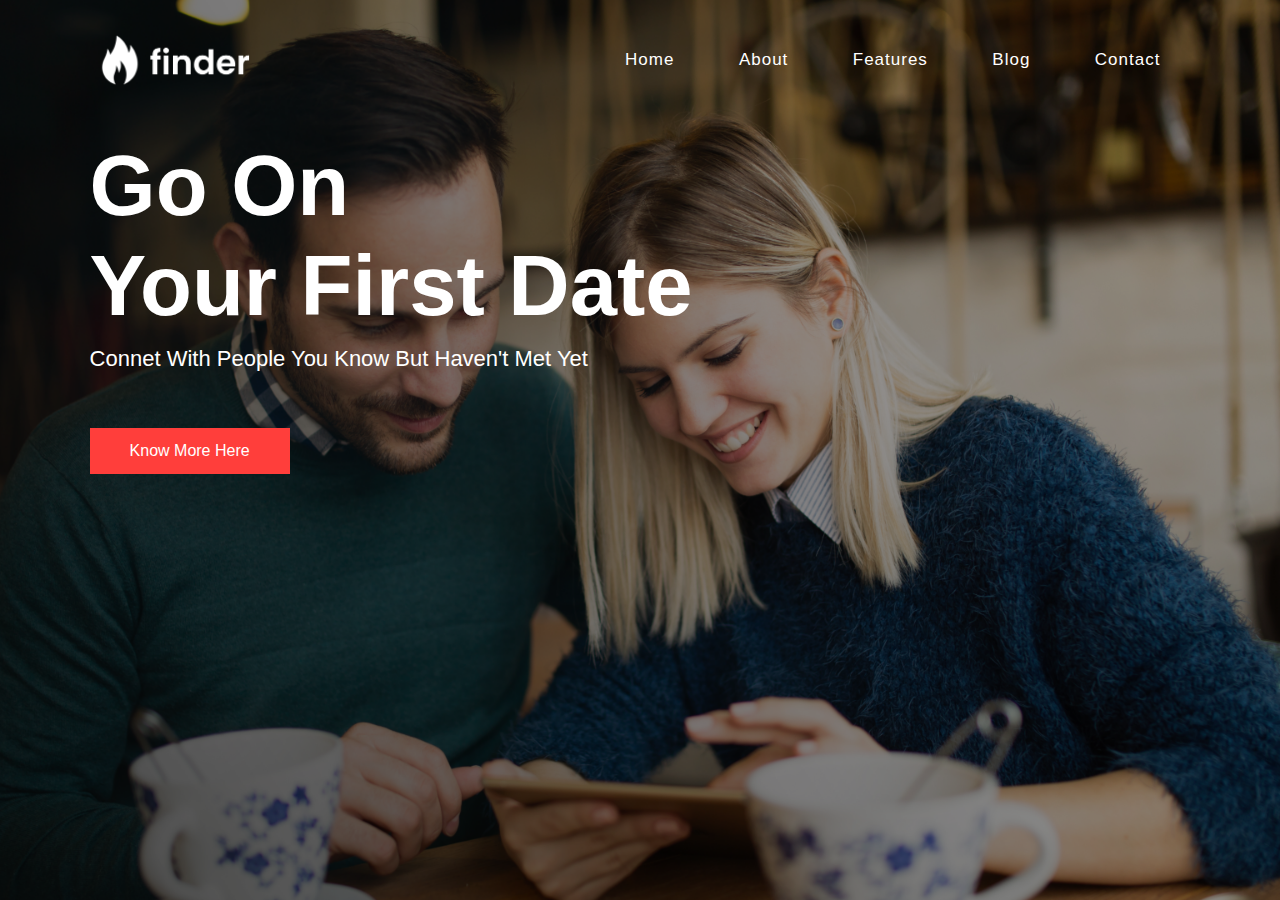
<file: finder/index.html>
<!DOCTYPE html>
<html lang="en">
<head>
    <meta charset="UTF-8">
    <meta http-equiv="X-UA-Compatible" content="IE=edge">
    <meta name="viewport" content="width=device-width, initial-scale=1.0">
    <title>Finder</title>
    <link rel="stylesheet" href="style.css">
</head>
<body>
    <div class="header">
        <nav>
            <img src="images/logo.png" class="logo">
            <ul>
                <li><a href="#">Home</a></li>
                <li><a href="#">About</a></li>
                <li><a href="#">Features</a></li>
                <li><a href="#">Blog</a></li>
                <li><a href="#">Contact</a></li>
            </ul>
        </nav>

        <div class="text-box">
            <h1>Go On <br> Your First Date</h1>
            <p>Connet With People You Know But Haven't Met Yet</p><br>
            <button type="button" class="btn">Know More Here</button>
        </div>
    </div>
</body>
</html>
</file>
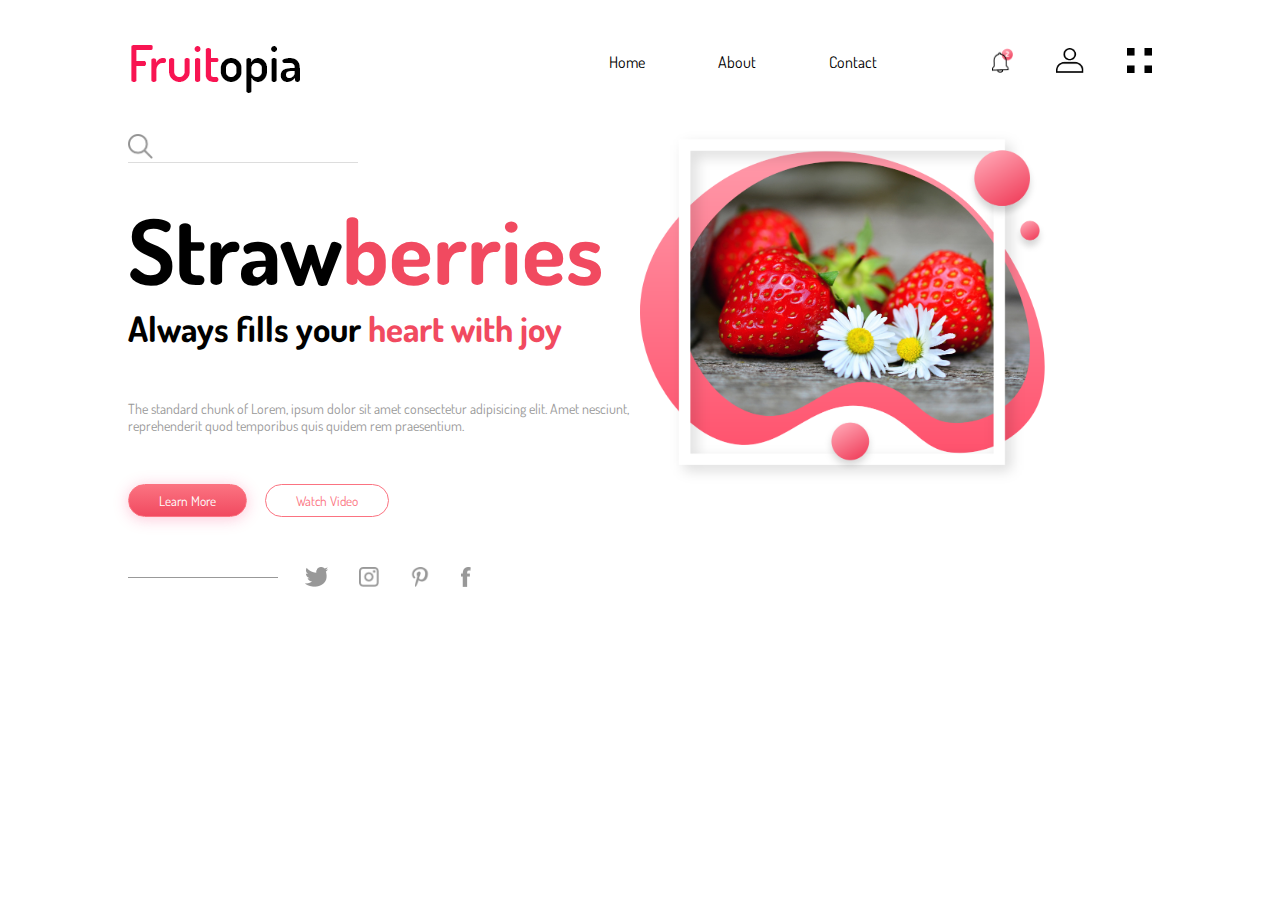
<file: Fruitopia/index.html>
<!DOCTYPE html>
<html lang="en">
<head>
    <meta charset="UTF-8">
    <meta http-equiv="X-UA-Compatible" content="IE=edge">
    <meta name="viewport" content="width=device-width, initial-scale=1.0">
    <link href="https://fonts.googleapis.com/css2?family=Dosis&display=swap" rel="stylesheet">
    <link rel="stylesheet" href="style.css">
    <title>Fruitopia</title>
</head>
<body>
    <div class="hero">
        <div class="navbar">
            <img src="img/logo.png">
            <ul>
                <li> <a href="#">Home</a></li>
                <li> <a href="#">About</a></li>
                <li> <a href="#">Contact</a></li>
            </ul>
            <div class="navbar-icons">
                <img src="img/bell.png">
                <img src="img/user.png">
                <img src="img/menu.png">
            </div>
        </div>
        <div class="banner">
            <div class="left-column">
                <div class="search-box">
                   <img src="img/search.png">
                   <input type="text">
                </div>
                <h1>Straw<span>berries</span></h1>
                <h3>Always fills your <span> heart with joy</span> </h3>
                <p>The standard chunk of Lorem, ipsum dolor sit amet consectetur adipisicing elit.
                     Amet nesciunt, reprehenderit quod temporibus quis quidem rem praesentium.</p>
                <div class="btn">
                    <button type="button" class="primary-btn">Learn More</button>
                    <button type="button">Watch Video</button>
                </div>
                <div class="social-icons">
                    <img src="img/twitter.png" alt="">
                    <img src="img/instagram.png" alt="">
                    <img src="img/pinterest.png" alt="">
                    <img src="img/facebook.png" alt="">
                </div>
            </div>
            <div class="right-column">
                <img src="img/feature.png">
            </div>
        </div>
    </div>
    
</body>
</html>
</file>
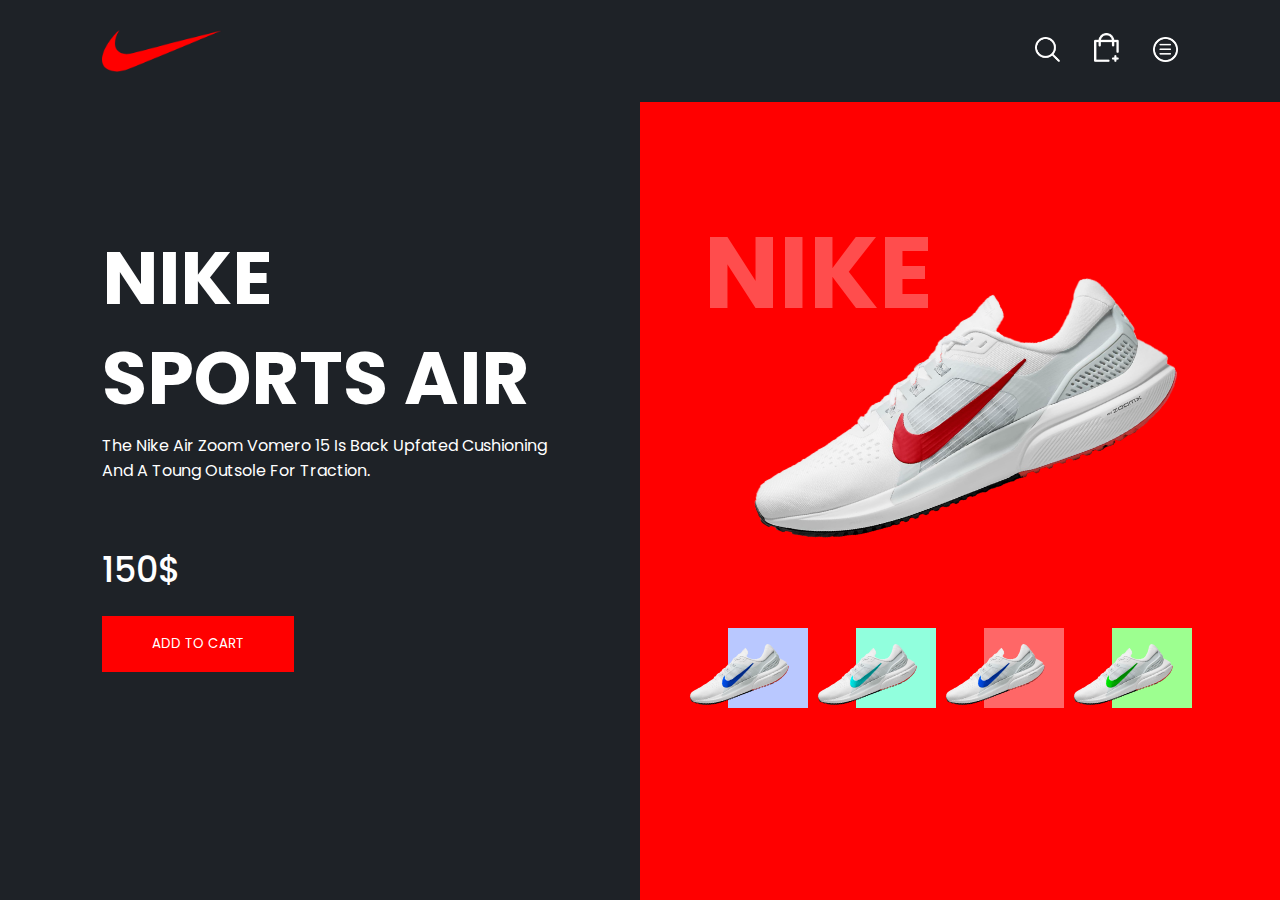
<file: Shoes-Store/index.html>
<!DOCTYPE html>
<html lang="en">
<head>
    <meta charset="UTF-8">
    <meta http-equiv="X-UA-Compatible" content="IE=edge">
    <meta name="viewport" content="width=device-width, initial-scale=1.0">
    <link href="https://fonts.googleapis.com/css2?family=Poppins:wght@300&display=swap" rel="stylesheet">
     <title>Shoes Store</title>
    <link rel="stylesheet" href="style.css">
</head>
<body>
<div class="container">
    <nav>
        <img src="img/logo.png" class="logo">
        <div class="nav-icons">
            <img src="img/search.png">
            <img src="img/cart.png">
            <img src="img/menu.png">
        </div>
    </nav>

    <div class="row">
        <div class="col-1">
            <h1>NIKE<br>SPORTS AIR</h1>
            <p>The Nike Air Zoom Vomero 15 Is Back Upfated Cushioning<br>
            And A Toung Outsole For Traction.</p>
            <h2>150$</h2>
            <button type="button">ADD TO CART</button>
        </div>
        <div class="col-2">
            <div class="feature-img">
                <img src="img/nike.png">
            </div>
            <div class="small-img-row">
                <div class="small-img">
                    <img src="img/nike-b.png">
                </div>
                <div class="small-img">
                    <img src="img/nike-s.png">
                </div>
                <div class="small-img">
                    <img src="img/nike-b.png">
                </div>
                <div class="small-img">
                    <img src="img/nike-g.png">
                </div>
            </div>
            <h2>NIKE</h2>
        </div>
    </div>
</div>
</body>
</html>
</file>
<file: finder/style.css>
*{
    margin: 0;
    padding: 0;
    box-sizing: border-box;
    font-family: 'poppins', sans-serif;
}
.header{
    width: 100%;
    height: 100vh;
    background-image: url(images/background.png);
    background-position: center;
    background-size: cover;
    color: #fff;
    padding: 0 7%;
    position: relative;
}
nav{
    width: 100%;
    display: flex;
    align-items: center;
    justify-content: space-between;
    padding: 30px 0;

}

nav ul li{
    display: inline-block;
    list-style: none;
    margin: 10px 30px;
}
.logo{
    width: 160px;
    cursor: pointer;  
}
 nav ul li a{
     text-decoration: none;
     color: #fff;
     font-size: 17px;
     letter-spacing: 1px;
 }
 nav ul li a:hover{
     color: #ff3e3b;

 }
 .text-box{
     margin-top: 16px;
     font-size: 22px;
 }
 .text-box h1{
     font-size: 85px;
     font-weight: 600;
     line-height: 100px;
     margin-bottom: 10px;
 }
 .text-box .btn {
     outline: none;
     border: none;
     font-size: 16px;
     margin-top: 30px;
     background: #ff3e3b;
     color: #fff;
     padding: 14px 40px;
     cursor: pointer;
 }
</file>
<file: Fruitopia/style.css>
*{
    margin: 0;
    padding: 0;
    font-family: 'Dosis', sans-serif;
}
.hero{
    width: 80%;
    margin: auto;
}
.navbar{
    margin: 30px auto;
    display: flex;
    align-items: center;
}
ul{
    
    flex: 1;
    text-align: right;
}
ul li{
    display: inline-block;
    list-style: none;
    margin: 0 25px;
}
ul li a {
    text-decoration: none;
    color: black;
    padding: 0 10px;
    position: relative;
}
ul li a::after {
    content: "";
    width: 0%;
    height: 10px;
    background: #f14a60;
    position: absolute;
    left: -0%;
    transform: translateX(-50);
    top: -55px;
    transition: 0.5s;
    -webkit-transform: translateX(-50);
    -moz-transform: translateX(-50);
    -ms-transform: translateX(-50);
    -o-transform: translateX(-50);
}
ul li a:hover::after{
    width: 100%;
}
.navbar-icons img{
    height: 25px;
    margin-left: 40px;
    cursor: pointer;
}
.navbar-icons{
    margin-left: 40px;
}
.banner{
    display: flex;
    margin-top: 30px;
}
.left-column, .right-column{
    flex-basis: 50%
}
.right-column img{
    width: 80%;
}
.search-box{
    width: 45%;
    display: flex;
    padding-bottom: 3px;
    border-bottom: 1px solid #ddd;
    margin:10px 0 30px;
}
.search-box img{
    height: 25px;
    width: 25px;
    cursor: pointer;
}
.search-box input{
    width: 100%;
    margin-left: 15px;
    font-size: 17px;
    border: 0;
    outline: none;
}
.left-column h1{
 font-size: 90px;
}
.left-column h3{
    font-size: 35px;
}
span{
    color: #f14a60;
}
.left-column p{
    font-size: 14px;
    color: #999;
    margin: 50px 0;
}
.btn button{
    padding: 7px 30px;
    margin-right: 15px;
    border: 1px solid #fb7381;
    border-radius: 20px;
    cursor: pointer;
    color: #fb7381;
    background: transparent;
}
.btn .primary-btn{
    background: linear-gradient(#fb7381, #f14a60);
    box-shadow: 0 2px 15px rgba(248,38,103,0.26);
    color: #fff;
}
.btn{
    margin-bottom: 50px;
}
.social-icons{
    width: 200px;
    text-align: center;
    opacity: .4;
    position: relative;
    margin-left: 160px;
}
.social-icons img{
    height: 20px;
    margin: 0 14px;
}
.social-icons::after{
    content: "";
    width: 150px;
    height:1px;
    background: #000;
    position: absolute;
    left: -160px;
    top: 10px;
}
</file>
<file: Shoes-Store/style.css>
*{
    margin: 0;
    padding:0;
    font-family: 'Poppins', sans-serif;
    box-sizing: border-box;
}
.container{
    width: 100%;
    height: 100vh;
    background: #1e2227;
    color: #fff;
}
nav{
    display: flex;
    align-items: center;
    justify-content: space-between;
    padding: 30px 8%;
    position: fixed;
    top: 0;
    width: 100%;
    background: #1e2227;
    z-index: 1;
}
.logo{
    width: 120px;
    cursor: pointer;
}
.nav-icons img{
    width: 25px;
    margin-left: 30px;
    cursor:pointer;
}
.row{
    height: 100%;
    width: 100%;
    display: flex;
    
}
.col-1, .col-2{
    flex-basis: 50%;
    height: 100%;
    display: flex;
    justify-content: center;
    flex-direction: column;
}
.col-2{
    background: red;
    padding-top: 8%;
    position: relative;
}
.col-1{
    padding-left: 8%;
}
.col-1 h1{
    font-size: 74px;
    line-height: 100px;
    margin-bottom: 5px;
}
.col-1 h2{
    font-size: 35px;
    margin-top: 60px;
    font-weight: 500;
}
button{
    display: inline-block;
    width: fit-content;
    padding: 18px 50px;
    background: red;
    border: none;
    color: #fff;
    margin-top: 20px;
    cursor: pointer;
    transition: tranform 0.5s;
    -webkit-transition: tranform 0.5s;
    -moz-transition: tranform 0.5s;
    -ms-transition: tranform 0.5s;
    -o-transition: tranform 0.5s;
}
.feature-img{
    width: 100%;
    text-align: center;
}
.feature-img img{
    width: 80%;
    transform: rotate(-20deg);
}
.small-img-row{
    display: flex;
    width: 80%;
    margin: 70px auto 0;
    align-items: center;
    justify-content: space-around;
}
.small-img{
    width: 80px;
    height: 80px;
    background: #ccc;
}
.small-img img{
    width: 120px;
    transform: translate(-50px, 20px) rotate(-20deg);
    -webkit-transform: translate(-50px, 20px) rotate(-20deg);
    -moz-transform: translate(-50px, 20px) rotate(-20deg);
    -ms-transform: translate(-50px, 20px) rotate(-20deg);
    -o-transform: translate(-50px, 20px) rotate(-20deg);
}
.small-img:nth-child(1){
    background: #b9c8ff;
}
.small-img:nth-child(2){
    background: #91ffdd;
}
.small-img:nth-child(3){
    background: #ff6767;
}
.small-img:nth-child(4){
    background: #9dff90;
}
.col-2 h2{
    position: absolute;
    left: 10%;
    top:22%;
    font-size: 100px;
    opacity: 0.3;
}
button:hover{
    background: #aa0505;
    transform: translate(-5px);
    -webkit-transform: translate(-5px);
    -moz-transform: translate(-5px);
    -ms-transform: translate(-5px);
    -o-transform: translate(-5px);
}
</file>
